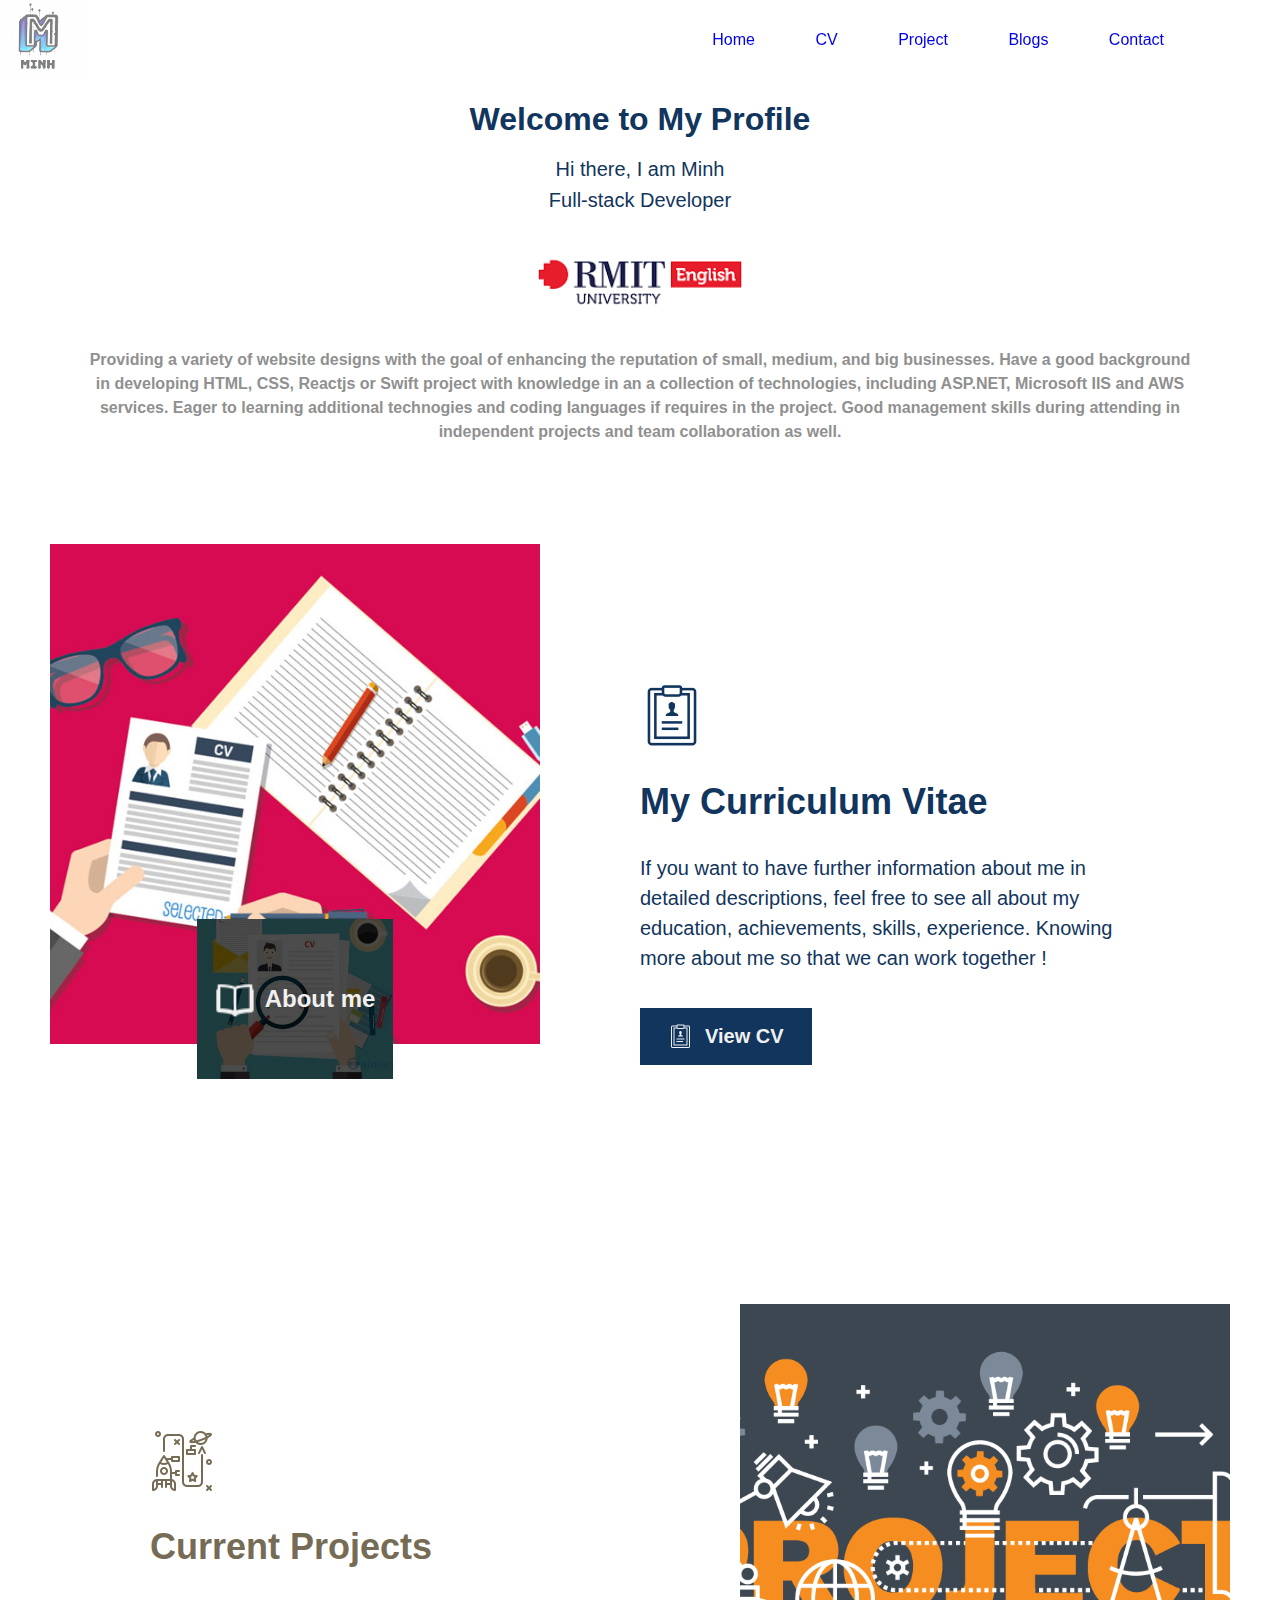
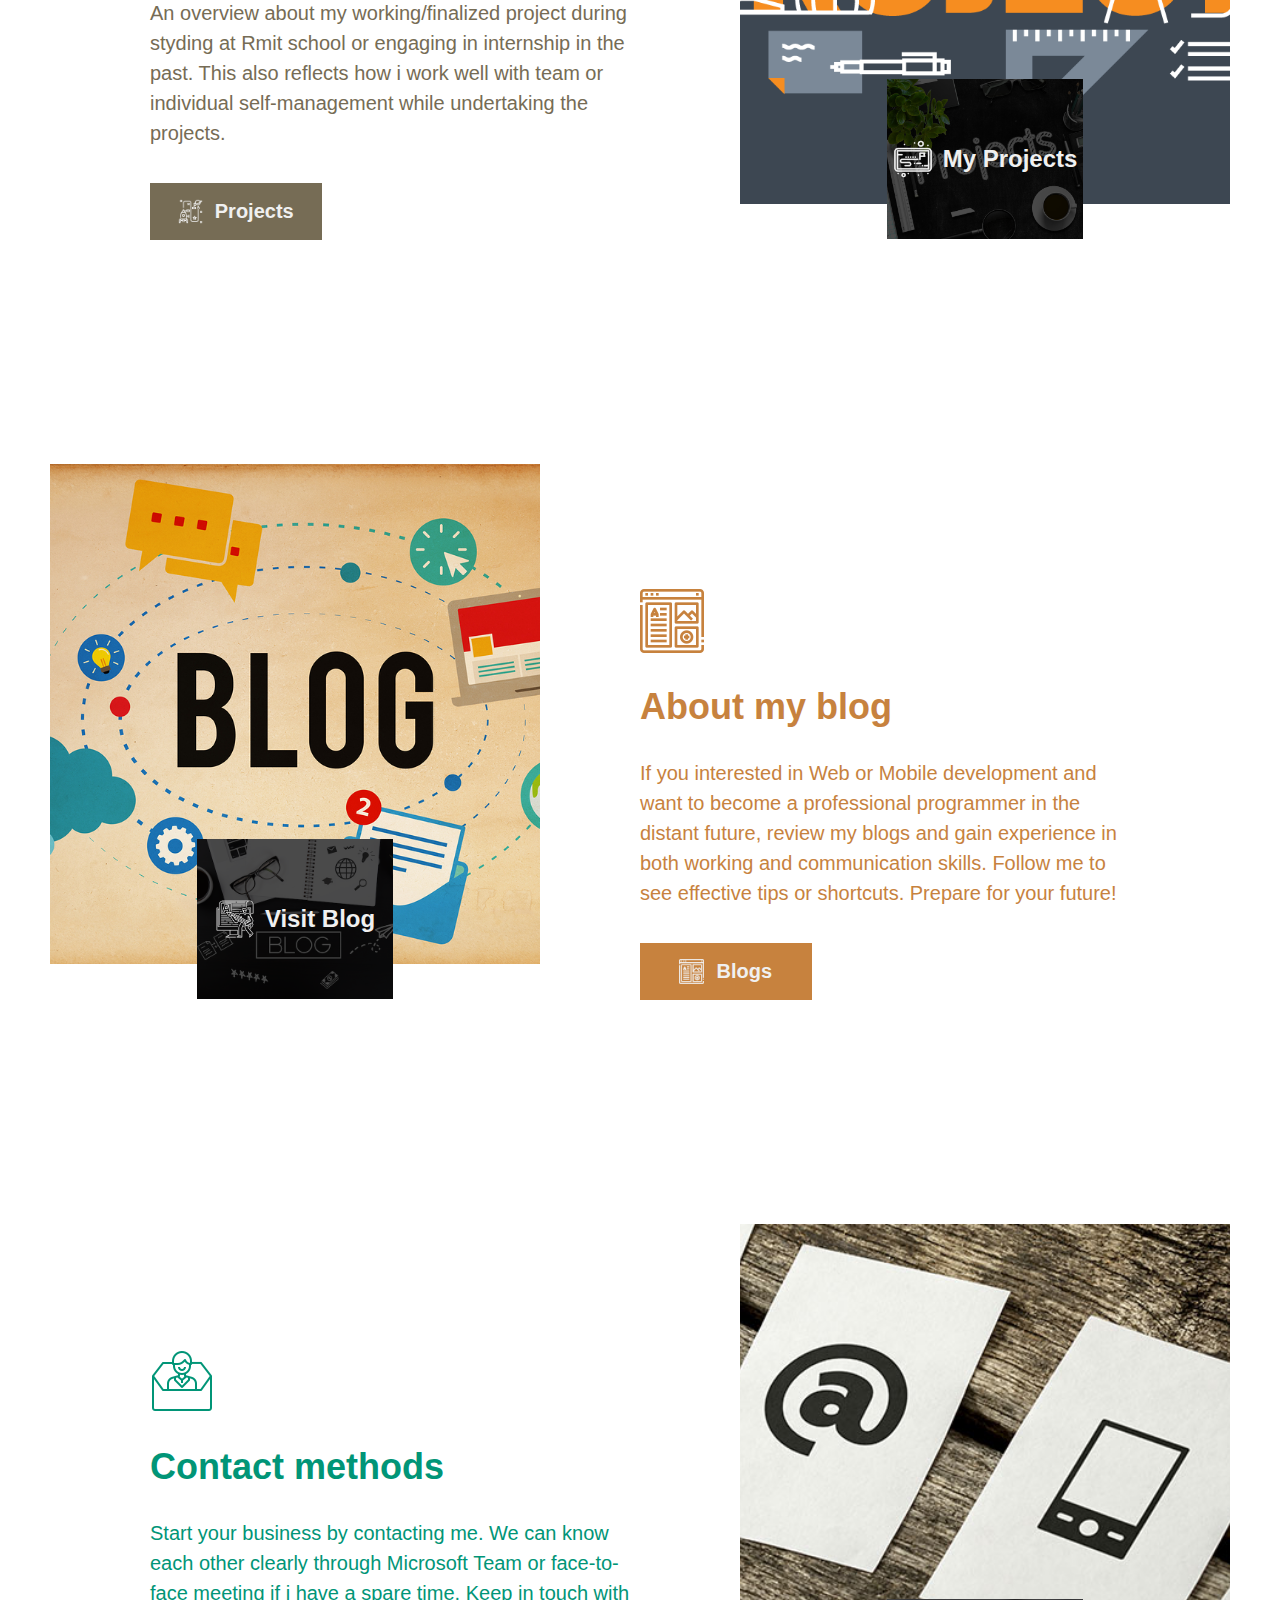
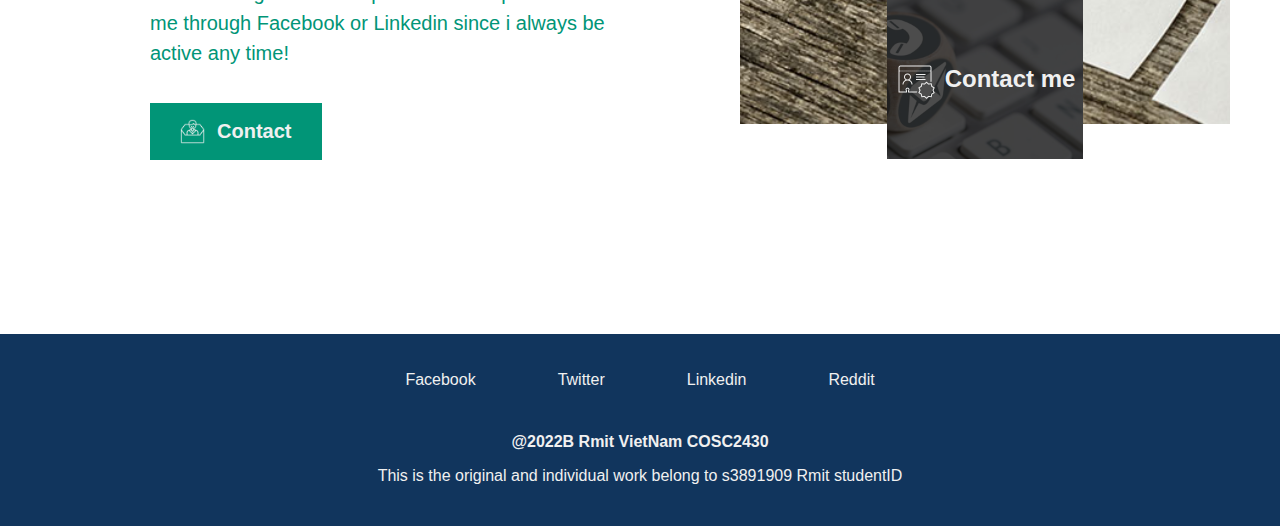
<file: index.html>
<!DOCTYPE html>
<html lang="en">

<head>
  <meta charset="UTF-8" />
  <meta http-equiv="X-UA-Compatible" content="IE=edge" />
  <meta name="viewport" content="width=device-width, initial-scale=1.0" />
  <link rel="stylesheet" href="/globalCSS/main.css" />
  <link rel="stylesheet" href="/globalCSS/header.css">
  <link rel="stylesheet" href="/globalCSS/footer.css">
  <title>Document</title>
</head>

<body>
  <header>
    <div class="logo-container">
      <img src="/src/logo.png" alt="Author name image with logo">
    </div>
    <div class="navigation-bar">
      <nav>
        <a href="/main.html">Home</a>
        <a href="/components/cv/cv.html">CV</a>
        <a href="/components/project/project.html">Project</a>
        <a href="/components/blog/blog.html">Blogs</a>
        <a href="/components/contact/contact.html">Contact</a>
      </nav>
    </div>
  </header>
  <main>
    <section class="section">
      <div class="container-center-col">
        <div class="introduction">
          <h1>Welcome to My Profile</h1>
          <p>Hi there, I am Minh </p>
          <p>Full-stack Developer</p>
        </div>
        <div class="img-container">
          <img src="/src/rmit.png" alt="Rmit logo">
        </div>
        <div class="content">
          <p>Providing a variety of website designs with the goal of enhancing the reputation of small, medium, and big
            businesses. Have a good background in developing HTML, CSS, Reactjs or Swift project with knowledge in an a
            collection of technologies, including ASP.NET, Microsoft IIS and AWS services. Eager to learning additional
            technogies and coding languages if requires in the project. Good management skills during attending in
            independent projects and team collaboration as well.</p>
        </div>
      </div>
    </section>
    <section class="section">
      <div class="container-center-row">
        <div class="left-section">
          <div class="left-section-background">
            <img src="/src/cv.jpg" alt="CV background">
          </div>
          <div class="left-section-content">
            <a href="/components/cv/cv.html">
              <div class="img-text">
                <img class="img-text-background" src="/src/cv-float.jpg" alt="CV float animated background">
                <div class="text-with-icon">
                  <img
                    src="[data-uri]">
                  <span>About me</span>
                </div>
              </div>
            </a>
          </div>
        </div>
        <div class="right-section">
          <div class="right-section-title">
            <img
              src="[data-uri]">
          </div>
          <div class="right-section-content">
            <h2>My Curriculum Vitae</h2>
            <p>If you want to have further information about me in detailed descriptions, feel free to see all about my
              education, achievements, skills, experience. Knowing more about me so that we can work together !</p>
          </div>
          <div class="right-section-button">
            <a href="/components/cv/cv.html">
              <button>
                <div class="right-section-icon">
                  <img
                    src="[data-uri]">
                </div>
                <span> View CV</span>
              </button>
            </a>
          </div>
        </div>
      </div>
    </section>
    <section class="section">
      <div class="container-center-row">
        <div class="right-section">
          <div class=" right-section-title">
            <img
              src="[data-uri]">
          </div>
          <div class="right-section-content" style="color: #766c55;">
            <h2>Current Projects</h2>
            <p>An overview about my working/finalized project during styding at Rmit school or engaging in internship in
              the past. This also reflects how i work well with team or individual self-management while undertaking the
              projects.</p>
          </div>
          <div class="right-section-button">
            <button style="background-color: #766c55;">
              <div class="right-section-icon">
                <img
                  src="[data-uri]">
              </div>
              <span>Projects</span>
            </button>
          </div>
        </div>
        <div class="left-section">
          <div class="left-section-background">
            <img src="/src/project.jfif" alt="CV background">
          </div>
          <div class="left-section-content">
            <div class="img-text">
              <img class="img-text-background" src="/src/project-float.jpg" alt="CV float animated background">
              <div class="text-with-icon">
                <img
                  src="[data-uri]">
                <span>My Projects</span>
              </div>
            </div>
          </div>
        </div>
      </div>
    </section>
    <section class="section">
      <div class="container-center-row">
        <div class="left-section">
          <div class="left-section-background">
            <img src="/src/blog.jpg" alt="CV background">
          </div>
          <div class="left-section-content">
            <div class="img-text">
              <img class="img-text-background" src="/src/blog-float.jpg" alt="CV float animated background">
              <div class="text-with-icon">
                <img
                  src="[data-uri]">
                <span>Visit Blog</span>
              </div>
            </div>
          </div>
        </div>
        <div class="right-section">
          <div class="right-section-title">
            <img
              src="[data-uri]">
          </div>
          <div class="right-section-content" style="color: #c7823e;">
            <h2>About my blog</h2>
            <p>If you interested in Web or Mobile development and want to become a professional programmer in the
              distant future, review my blogs and gain experience in both working and communication skills. Follow me to
              see effective tips or shortcuts. Prepare for
              your future!</p>
          </div>
          <div class="right-section-button">
            <button style="background-color: #c7823e;">
              <div class="right-section-icon">
                <img
                  src="[data-uri]">
              </div>
              <span>Blogs</span>
            </button>
          </div>
        </div>
      </div>
    </section>
    <section class="section">
      <div class="container-center-row">
        <div class="right-section">
          <div class=" right-section-title">
            <img
              src="[data-uri]">
          </div>
          <div class="right-section-content" style="color: #019577">
            <h2>Contact methods</h2>
            <p>Start your business by contacting me. We can know each other clearly through Microsoft Team or
              face-to-face meeting if i have a spare time. Keep in touch with me through Facebook or Linkedin since i
              always be active any time!</p>
          </div>
          <div class="right-section-button">
            <button style="background-color: #019577;">
              <div class="right-section-icon">
                <img
                  src="[data-uri]">
              </div>
              <span> Contact</span>
            </button>
          </div>
        </div>
        <div class="left-section">
          <div class="left-section-background">
            <img src="/src/contact.jpg" alt="CV background">
          </div>
          <div class="left-section-content">
            <div class="img-text">
              <img class="img-text-background" src="/src/contact-float.jpg" alt="CV float animated background">
              <div class="text-with-icon">
                <img
                  src="[data-uri]">
                <span>Contact me</span>
              </div>
            </div>
          </div>
        </div>
      </div>
    </section>
  </main>
  <footer>
    <section class="footer-section">
      <div class="social-media-link">
        <nav>
          <a href="https://www.facebook.com/profile.php?id=100007463688144">Facebook</a>
          <a href="https://twitter.com/Minh91464685">Twitter</a>
          <a href="https://www.linkedin.com/in/kisari-seikaku-ab573a225/">Linkedin</a>
          <a href="https://www.reddit.com/user/Kisari5452">Reddit</a>
        </nav>
      </div>
      <p>@2022B Rmit VietNam COSC2430</p>
      <p>This is the original and individual work belong to s3891909 Rmit studentID</p>
    </section>
  </footer>
</body>

</html>
</file>
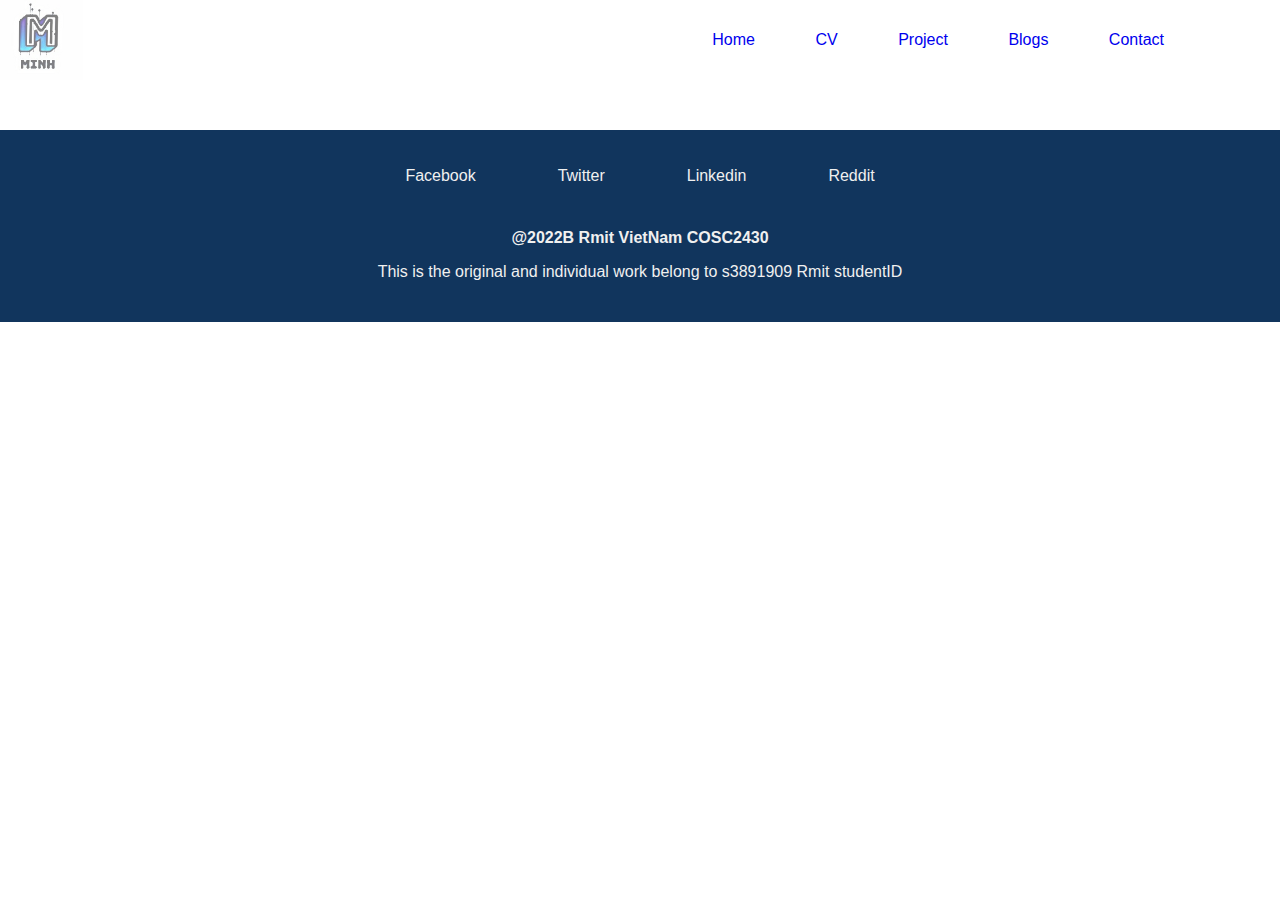
<file: components/blog/blog.html>
<!DOCTYPE html>
<html lang="en">

<head>
    <meta charset="UTF-8">
    <meta http-equiv="X-UA-Compatible" content="IE=edge">
    <meta name="viewport" content="width=device-width, initial-scale=1.0">
    <title>Document</title>
    <link rel="stylesheet" href="/components/blog/blog.css">
    <link rel="stylesheet" href="/globalCSS/footer.css">
    <link rel="stylesheet" href="/globalCSS/header.css">
</head>

<body>
    <header>
        <div class="logo-container">
            <img src="/src/logo.png" alt="Author name image with logo">
        </div>
        <div class="navigation-bar">
            <nav>
                <a href="/main.html">Home</a>
                <a href="/components/cv/cv.html">CV</a>
                <a href="/components/project/project.html">Project</a>
                <a href="/components/blog/blog.html">Blogs</a>
                <a href="/components/contact/contact.html">Contact</a>
            </nav>
        </div>
    </header>
    <footer>
        <section class="footer-section">
            <div class="social-media-link">
                <nav>
                    <a href="https://www.facebook.com/profile.php?id=100007463688144">Facebook</a>
                    <a href="https://twitter.com/Minh91464685">Twitter</a>
                    <a href="https://www.linkedin.com/in/kisari-seikaku-ab573a225/">Linkedin</a>
                    <a href="https://www.reddit.com/user/Kisari5452">Reddit</a>
                </nav>
            </div>
            <p>@2022B Rmit VietNam COSC2430</p>
            <p>This is the original and individual work belong to s3891909 Rmit studentID</p>
        </section>
    </footer>
</body>

</html>
</file>
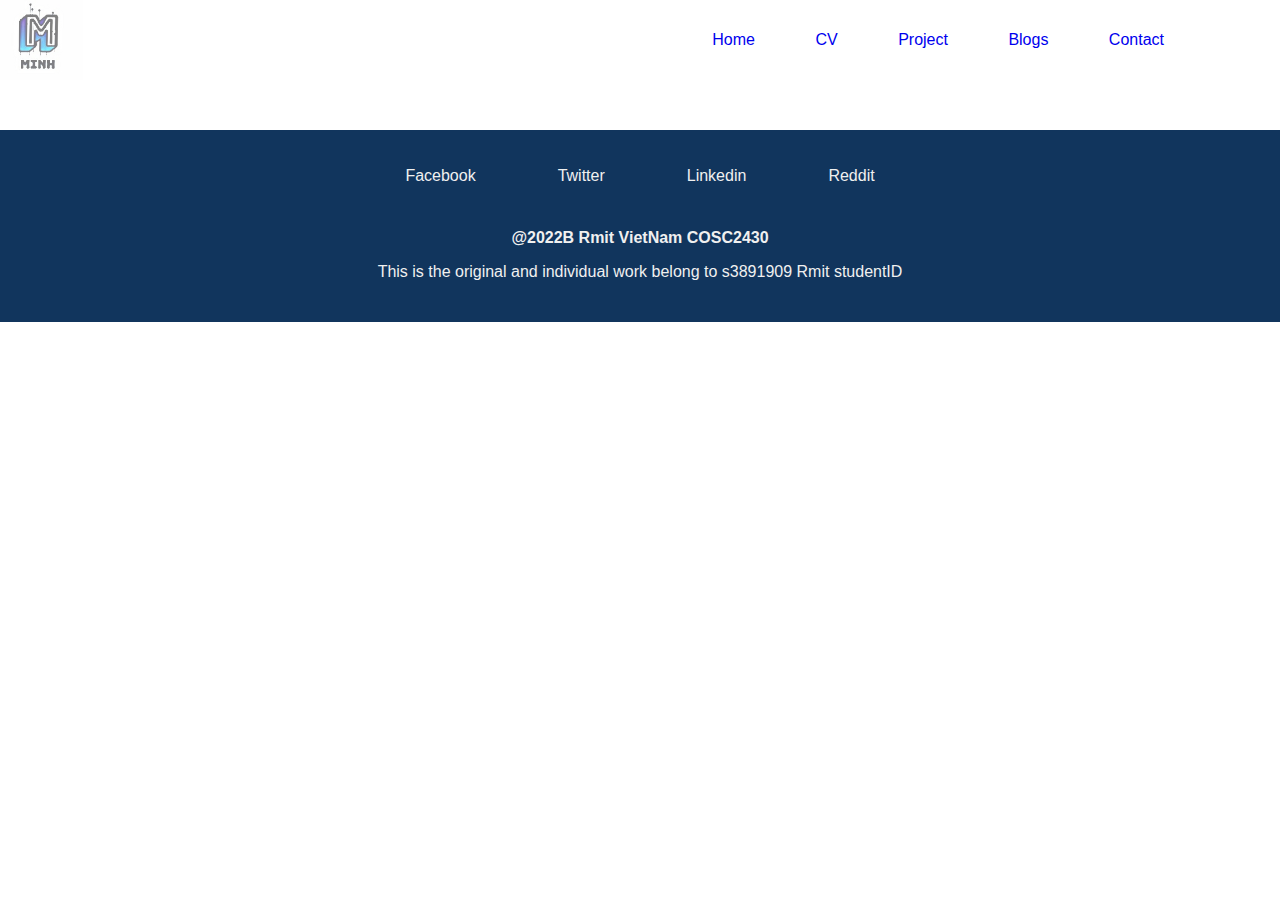
<file: components/contact/contact.html>
<!DOCTYPE html>
<html lang="en">

<head>
    <meta charset="UTF-8">
    <meta http-equiv="X-UA-Compatible" content="IE=edge">
    <meta name="viewport" content="width=device-width, initial-scale=1.0">
    <title>Document</title>
    <link rel="stylesheet" href="/components/contact/contact.css">
    <link rel="stylesheet" href="/globalCSS/footer.css">
    <link rel="stylesheet" href="/globalCSS/header.css">
</head>

<body>
    <header>
        <div class="logo-container">
            <img src="/src/logo.png" alt="Author name image with logo">
        </div>
        <div class="navigation-bar">
            <nav>
                <a href="/main.html">Home</a>
                <a href="/components/cv/cv.html">CV</a>
                <a href="/components/project/project.html">Project</a>
                <a href="/components/blog/blog.html">Blogs</a>
                <a href="/components/contact/contact.html">Contact</a>
            </nav>
        </div>
    </header>
    <footer>
        <section class="footer-section">
            <div class="social-media-link">
                <nav>
                    <a href="https://www.facebook.com/profile.php?id=100007463688144">Facebook</a>
                    <a href="https://twitter.com/Minh91464685">Twitter</a>
                    <a href="https://www.linkedin.com/in/kisari-seikaku-ab573a225/">Linkedin</a>
                    <a href="https://www.reddit.com/user/Kisari5452">Reddit</a>
                </nav>
            </div>
            <p>@2022B Rmit VietNam COSC2430</p>
            <p>This is the original and individual work belong to s3891909 Rmit studentID</p>
        </section>
    </footer>
</body>

</html>
</file>
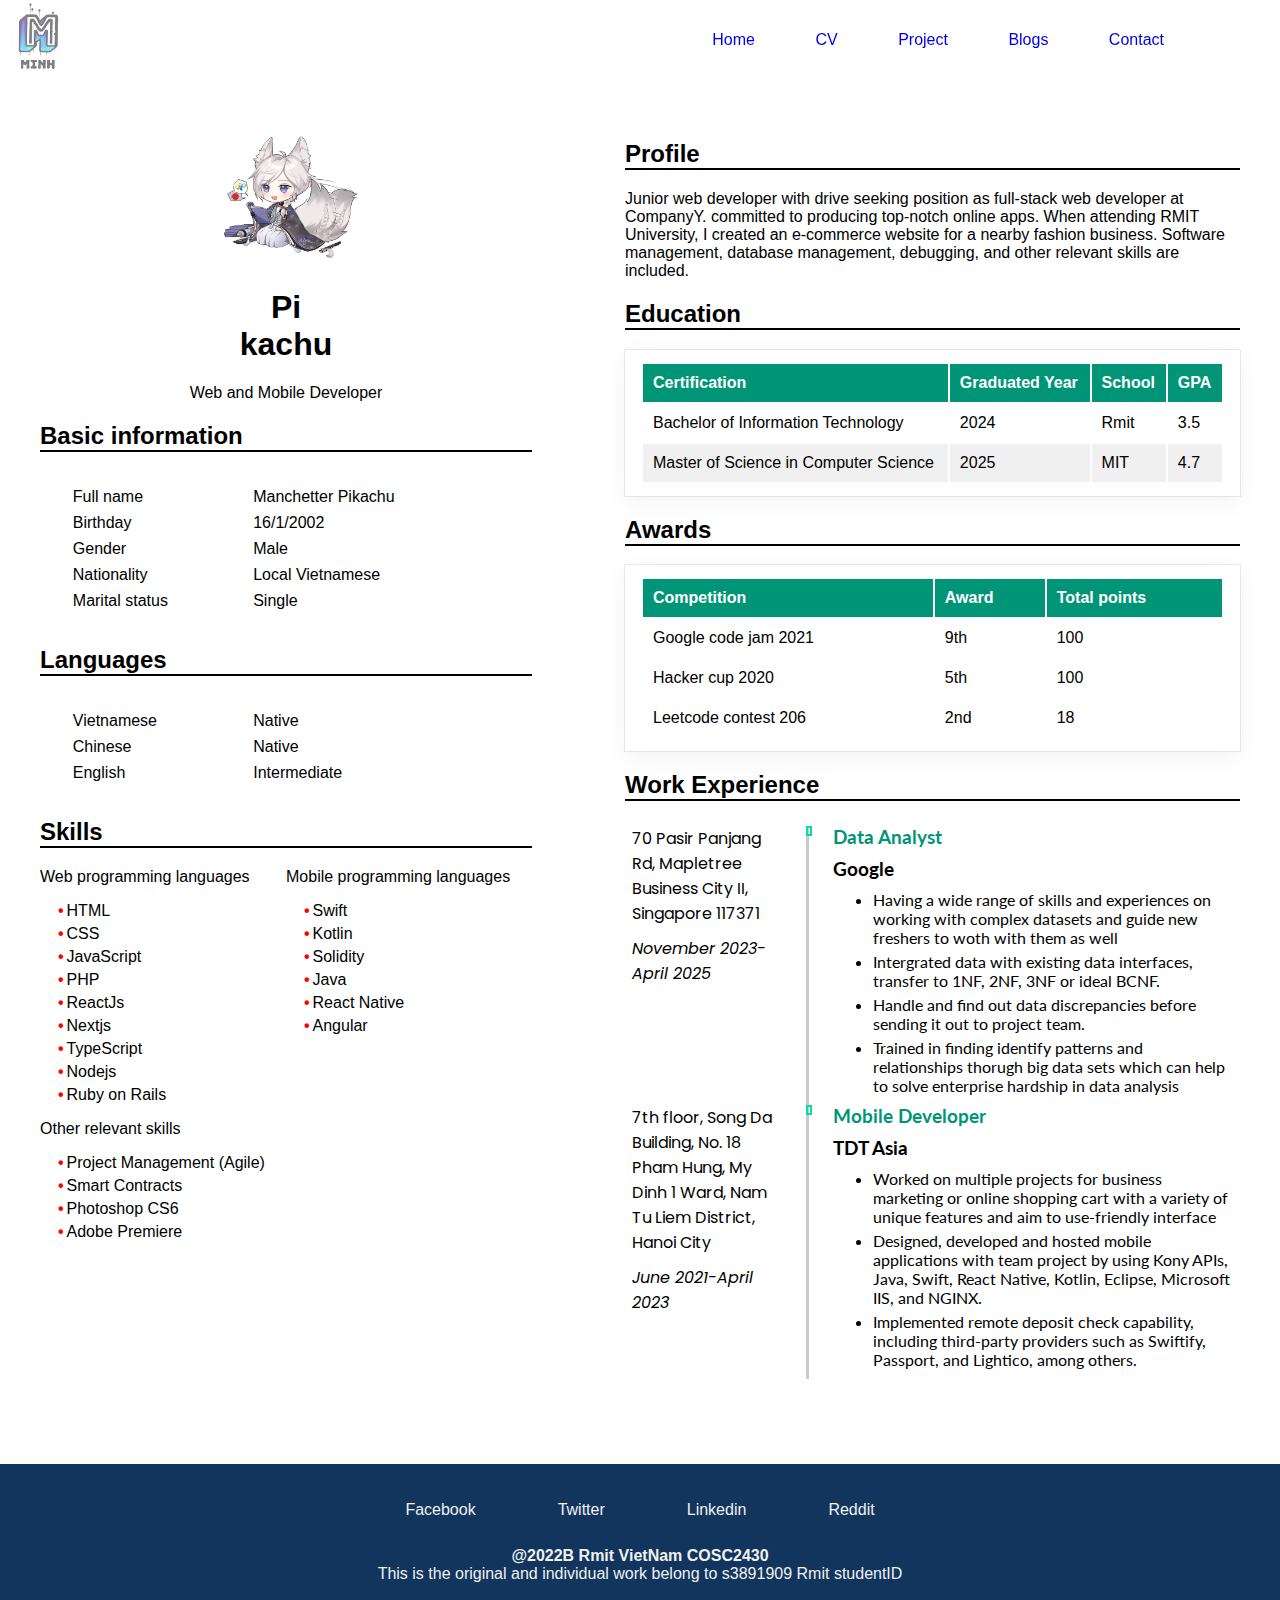
<file: components/cv/cv.html>
<!DOCTYPE html>
<html lang="en">

<head>
  <meta charset="UTF-8" />
  <meta http-equiv="X-UA-Compatible" content="IE=edge" />
  <meta name="viewport" content="width=device-width, initial-scale=1.0" />
  <link rel="stylesheet" href="cv.css">
  <link rel="stylesheet" href="/globalCSS/footer.css">
  <link rel="stylesheet" href="/globalCSS/header.css">
  <style>
    @import url('https://fonts.googleapis.com/css2?family=Lato&family=Poppins:wght@300&display=swap');
  </style>
  <title>Document</title>
</head>

<body>
  <header>
    <div class="logo-container">
      <img src="/src/logo.png" alt="Author name image with logo">
    </div>
    <div class="navigation-bar">
      <nav>
        <a href="/main.html">Home</a>
        <a href="/components/cv/cv.html">CV</a>
        <a href="/components/project/project.html">Project</a>
        <a href="/components/blog/blog.html">Blogs</a>
        <a href="/components/contact/contact.html">Contact</a>
      </nav>
    </div>
  </header>
  <main>
    <div class="container">
      <div class="left-side">
        <div class="overview">
          <img src="/src/avatar.jpg" alt="Avatar">
          <h1>Pi<br>kachu</h1>
          <p>Web and Mobile Developer</p>
        </div>
        <h2 class="text-title">Basic information</h2>
        <div class="information-content">
          <ul>
            <li>Full name</li>
            <li>Birthday</li>
            <li>Gender</li>
            <li>Nationality</li>
            <li>Marital status</li>
          </ul>
          <ul>
            <li>Manchetter Pikachu</li>
            <li>16/1/2002</li>
            <li>Male</li>
            <li>Local Vietnamese</li>
            <li>Single</li>
          </ul>
        </div>
        <h2 class="text-title">Languages</h2>
        <div class="information-content">
          <ul>
            <li>Vietnamese</li>
            <li>Chinese</li>
            <li>English</li>
          </ul>
          <ul>
            <li>Native</li>
            <li>Native</li>
            <li>Intermediate</li>
          </ul>
        </div>
        <h2 class="text-title">Skills</h2>
        <div class="skill-content">
          <div>
            <p>Web programming languages</p>
            <ul>
              <li>HTML</li>
              <li>CSS</li>
              <li>JavaScript</li>
              <li>PHP</li>
              <li>ReactJs</li>
              <li>Nextjs</li>
              <li>TypeScript</li>
              <li>Nodejs</li>
              <li>Ruby on Rails</li>
            </ul>
          </div>
          <div>
            <p>Mobile programming languages</p>
            <ul>
              <li>Swift</li>
              <li>Kotlin</li>
              <li>Solidity</li>
              <li>Java</li>
              <li>React Native</li>
              <li>Angular</li>
            </ul>
          </div>
          <div>
            <p>Other relevant skills</p>
            <ul>
              <li>Project Management (Agile)</li>
              <li>Smart Contracts</li>
              <li>Photoshop CS6</li>
              <li>Adobe Premiere</li>
            </ul>
          </div>
        </div>
      </div>
      <div class="right-side">
        <div class="profile">
          <h2 class="text-title">Profile</h2>
          <p>Junior web developer with drive seeking position as full-stack web developer at CompanyY. committed to
            producing
            top-notch online apps. When attending RMIT University, I created an e-commerce website for a nearby fashion
            business.
            Software management, database management, debugging, and other relevant skills are included.</p>
        </div>
        <div class="education">
          <h2 class="text-title">Education</h2>
          <table>
            <tr>
              <th>Certification</th>
              <th>Graduated Year</th>
              <th>School</th>
              <th>GPA</th>
            </tr>
            <tr>
              <td>Bachelor of Information Technology</td>
              <td>2024</td>
              <td>Rmit</td>
              <td>3.5</td>
            </tr>
            <tr>
              <td>Master of Science in Computer Science</td>
              <td>2025</td>
              <td>MIT</td>
              <td>4.7</td>
            </tr>
          </table>
        </div>
        <div class="award">
          <h2 class="text-title">Awards</h2>
          <table>
            <tr>
              <th>Competition</th>
              <th>Award</th>
              <th>Total points</th>
            </tr>
            <tr>
              <td>Google code jam 2021</td>
              <td>9th</td>
              <td>100</td>
            </tr>
            <tr>
              <td>Hacker cup 2020</td>
              <td>5th</td>
              <td>100</td>
            </tr>
            <tr>
              <td>Leetcode contest 206</td>
              <td>2nd</td>
              <td>18</td>
            </tr>
          </table>
        </div>
        <div class="work-experience">
          <h2 class="text-title">Work Experience</h2>
          <div class="experience">
            <div class="time">
              <p>70 Pasir Panjang Rd, Mapletree Business City II, Singapore 117371</p>
              <p>November 2023-April 2025</p>
            </div>
            <div class="details">
              <h3>Data Analyst</h3>
              <h3>Google</h3>
              <ul>
                <li>
                  <p>Having a wide range of skills and experiences on working with complex datasets and guide new
                    freshers to woth with them as well</p>
                </li>
                <li>
                  <p>Intergrated data with existing data interfaces, transfer to 1NF, 2NF, 3NF or ideal BCNF.</p>
                </li>
                <li>
                  <p>Handle and find out data discrepancies before sending it out to project team.</p>
                </li>
                <li>
                  <p>Trained in finding identify patterns and relationships thorugh big data sets which can help to
                    solve enterprise hardship in data analysis</p>
                </li>
              </ul>
            </div>
          </div>
          <div class="experience">
            <div class="time">
              <p>7th floor, Song Da Building, No. 18 Pham Hung, My Dinh 1 Ward, Nam Tu Liem District, Hanoi City</p>
              <p>June 2021-April 2023</p>
            </div>
            <div class="details">
              <h3>Mobile Developer</h3>
              <h3>TDT Asia</h3>
              <ul>
                <li>
                  <p>Worked on multiple projects for business marketing or online shopping cart with a variety of unique
                    features and aim to use-friendly interface</p>
                </li>
                <li>
                  <p>Designed, developed and hosted mobile applications with team project by using Kony APIs, Java,
                    Swift, React
                    Native, Kotlin, Eclipse,
                    Microsoft IIS, and NGINX.</p>
                </li>
                <li>
                  <p>Implemented remote deposit check capability, including third-party providers such as Swiftify,
                    Passport, and Lightico,
                    among others.</p>
                </li>
              </ul>
            </div>
          </div>
        </div>
      </div>
    </div>
    </div>
  </main>
  <footer>
    <section class="footer-section">
      <div class="social-media-link">
        <nav>
          <a href="https://www.facebook.com/profile.php?id=100007463688144">Facebook</a>
          <a href="https://twitter.com/Minh91464685">Twitter</a>
          <a href="https://www.linkedin.com/in/kisari-seikaku-ab573a225/">Linkedin</a>
          <a href="https://www.reddit.com/user/Kisari5452">Reddit</a>
        </nav>
      </div>
      <p>@2022B Rmit VietNam COSC2430</p>
      <p>This is the original and individual work belong to s3891909 Rmit studentID</p>
    </section>
  </footer>
</body>

</html>
</file>
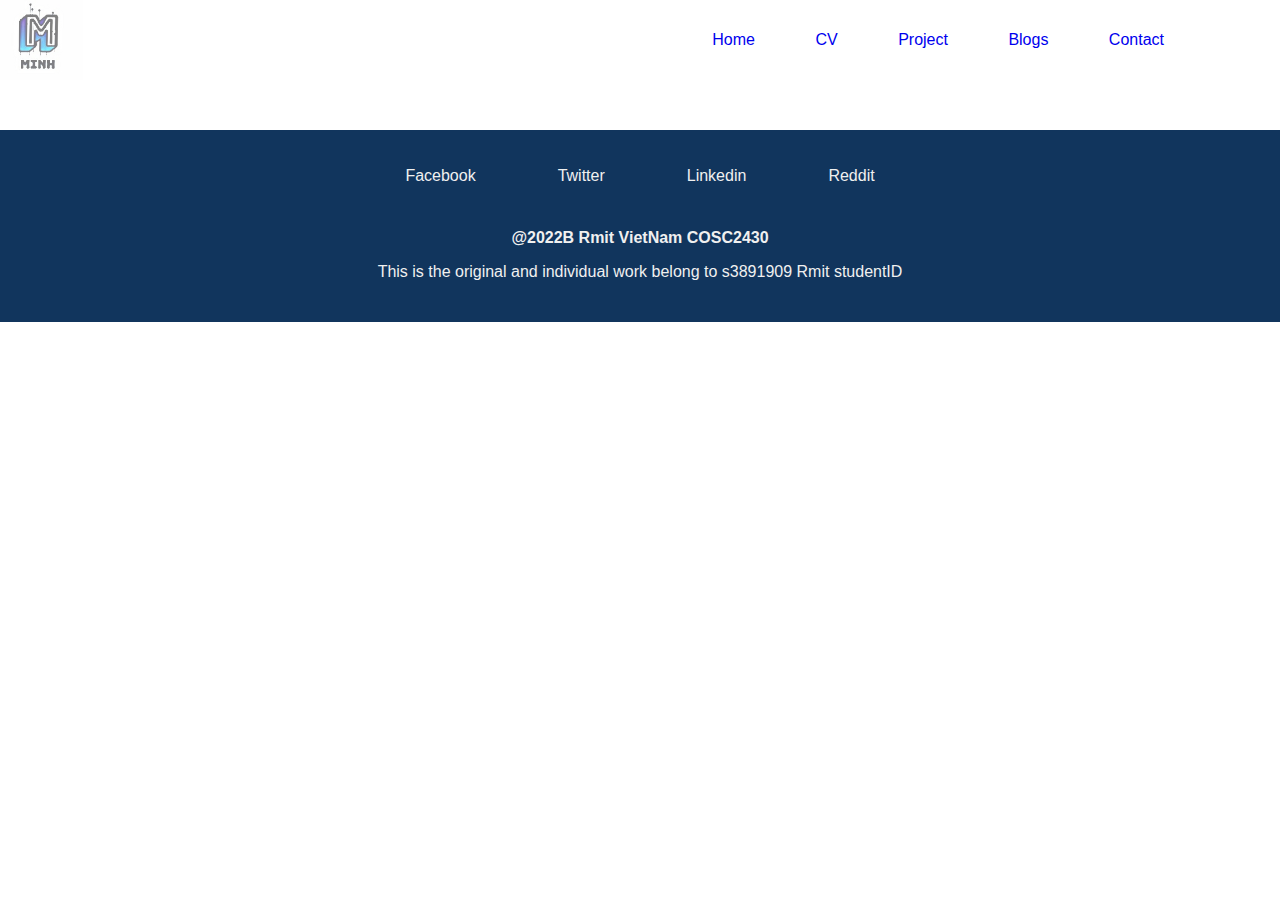
<file: components/project/project.html>
<!DOCTYPE html>
<html lang="en">

<head>
    <meta charset="UTF-8">
    <meta http-equiv="X-UA-Compatible" content="IE=edge">
    <meta name="viewport" content="width=device-width, initial-scale=1.0">
    <title>Document</title>
    <link rel="stylesheet" href="/components/project/project.css">
    <link rel="stylesheet" href="/globalCSS/footer.css">
    <link rel="stylesheet" href="/globalCSS/header.css">
</head>

<body>
    <header>
        <div class="logo-container">
            <img src="/src/logo.png" alt="Author name image with logo">
        </div>
        <div class="navigation-bar">
            <nav>
                <a href="/main.html">Home</a>
                <a href="/components/cv/cv.html">CV</a>
                <a href="/components/project/project.html">Project</a>
                <a href="/components/blog/blog.html">Blogs</a>
                <a href="/components/contact/contact.html">Contact</a>
            </nav>
        </div>
    </header>
    <footer>
        <section class="footer-section">
            <div class="social-media-link">
                <nav>
                    <a href="https://www.facebook.com/profile.php?id=100007463688144">Facebook</a>
                    <a href="https://twitter.com/Minh91464685">Twitter</a>
                    <a href="https://www.linkedin.com/in/kisari-seikaku-ab573a225/">Linkedin</a>
                    <a href="https://www.reddit.com/user/Kisari5452">Reddit</a>
                </nav>
            </div>
            <p>@2022B Rmit VietNam COSC2430</p>
            <p>This is the original and individual work belong to s3891909 Rmit studentID</p>
        </section>
    </footer>
</body>

</html>
</file>
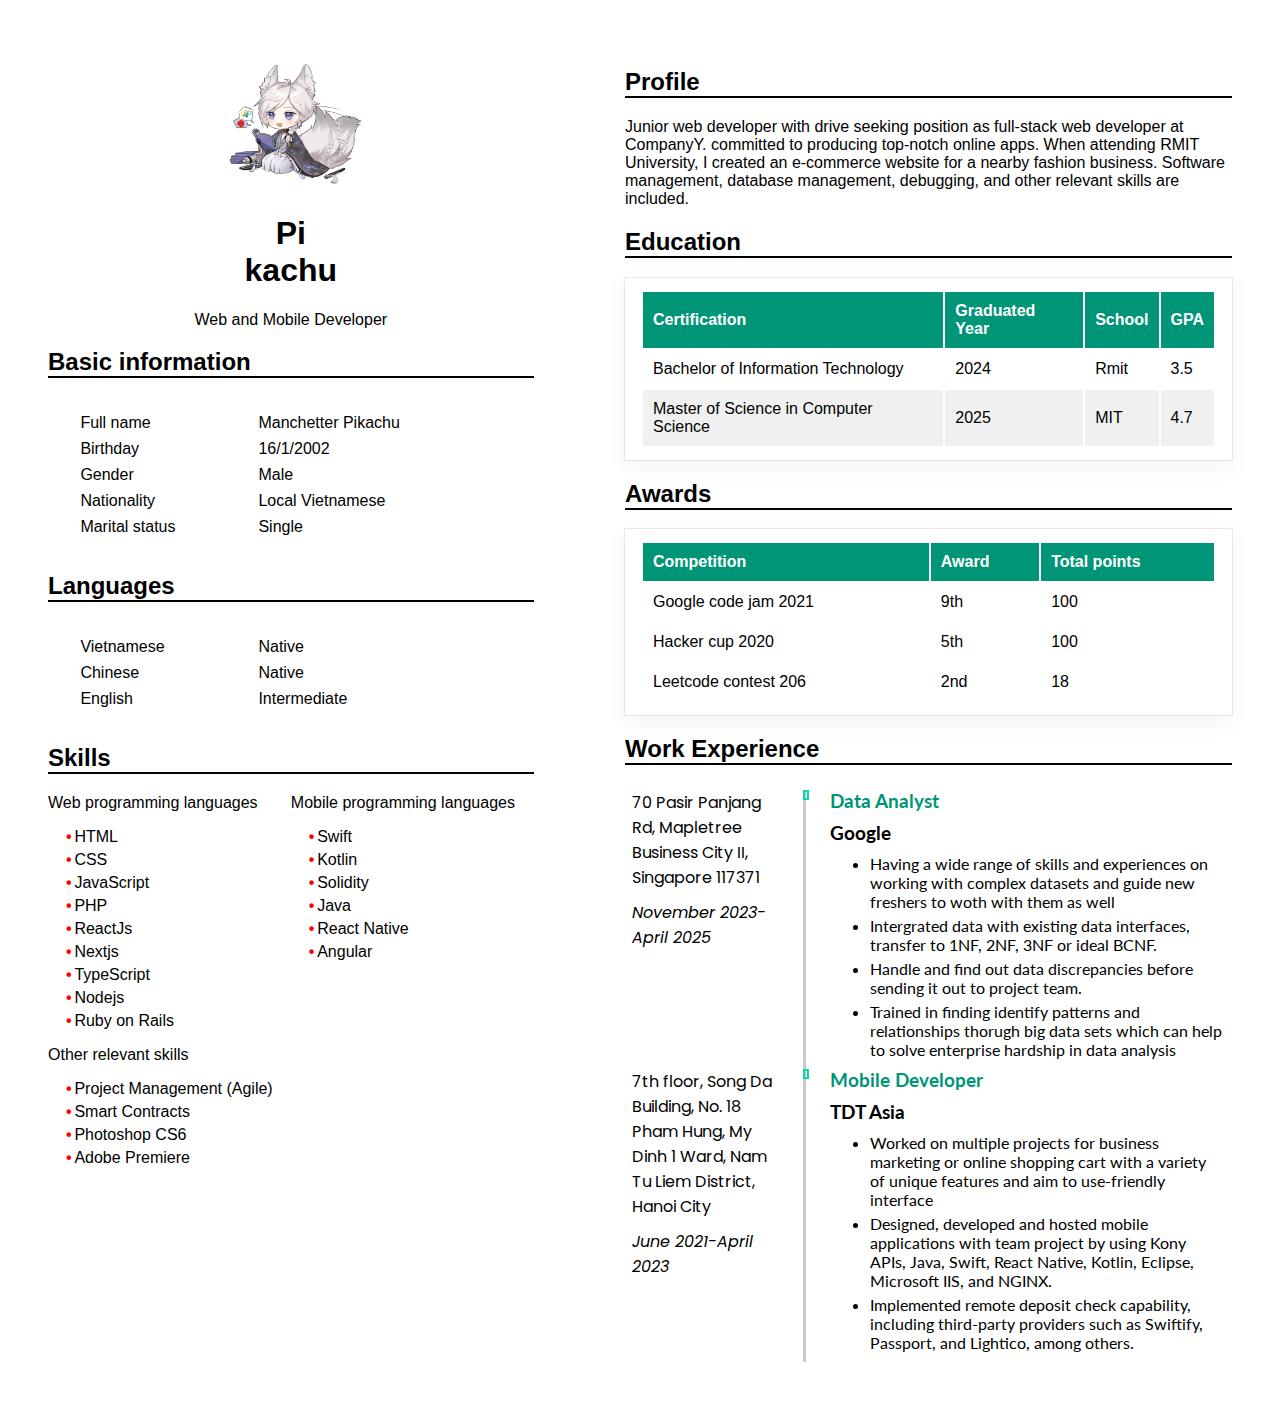
<file: Assignment 1 - Web Programming/components/cv/cv.html>
<!DOCTYPE html>
<html lang="en">

<head>
  <meta charset="UTF-8" />
  <meta http-equiv="X-UA-Compatible" content="IE=edge" />
  <meta name="viewport" content="width=device-width, initial-scale=1.0" />
  <link rel="stylesheet" href="cv.css">
  <style>
    @import url('https://fonts.googleapis.com/css2?family=Lato&family=Poppins:wght@300&display=swap');
  </style>
  <title>Document</title>
</head>

<body>
  <main>
    <div class="container">
      <div class="left-side">
        <div class="overview">
          <img src="/src/avatar.jpg" alt="Avatar">
          <h1>Pi<br>kachu</h1>
          <p>Web and Mobile Developer</p>
        </div>
        <h2 class="text-title">Basic information</h2>
        <div class="information-content">
          <ul>
            <li>Full name</li>
            <li>Birthday</li>
            <li>Gender</li>
            <li>Nationality</li>
            <li>Marital status</li>
          </ul>
          <ul>
            <li>Manchetter Pikachu</li>
            <li>16/1/2002</li>
            <li>Male</li>
            <li>Local Vietnamese</li>
            <li>Single</li>
          </ul>
        </div>
        <h2 class="text-title">Languages</h2>
        <div class="information-content">
          <ul>
            <li>Vietnamese</li>
            <li>Chinese</li>
            <li>English</li>
          </ul>
          <ul>
            <li>Native</li>
            <li>Native</li>
            <li>Intermediate</li>
          </ul>
        </div>
        <h2 class="text-title">Skills</h2>
        <div class="skill-content">
          <div>
            <p>Web programming languages</p>
            <ul>
              <li>HTML</li>
              <li>CSS</li>
              <li>JavaScript</li>
              <li>PHP</li>
              <li>ReactJs</li>
              <li>Nextjs</li>
              <li>TypeScript</li>
              <li>Nodejs</li>
              <li>Ruby on Rails</li>
            </ul>
          </div>
          <div>
            <p>Mobile programming languages</p>
            <ul>
              <li>Swift</li>
              <li>Kotlin</li>
              <li>Solidity</li>
              <li>Java</li>
              <li>React Native</li>
              <li>Angular</li>
            </ul>
          </div>
          <div>
            <p>Other relevant skills</p>
            <ul>
              <li>Project Management (Agile)</li>
              <li>Smart Contracts</li>
              <li>Photoshop CS6</li>
              <li>Adobe Premiere</li>
            </ul>
          </div>
        </div>
      </div>
      <div class="right-side">
        <div class="profile">
          <h2 class="text-title">Profile</h2>
          <p>Junior web developer with drive seeking position as full-stack web developer at CompanyY. committed to
            producing
            top-notch online apps. When attending RMIT University, I created an e-commerce website for a nearby fashion
            business.
            Software management, database management, debugging, and other relevant skills are included.</p>
        </div>
        <div class="education">
          <h2 class="text-title">Education</h2>
          <table>
            <tr>
              <th>Certification</th>
              <th>Graduated Year</th>
              <th>School</th>
              <th>GPA</th>
            </tr>
            <tr>
              <td>Bachelor of Information Technology</td>
              <td>2024</td>
              <td>Rmit</td>
              <td>3.5</td>
            </tr>
            <tr>
              <td>Master of Science in Computer Science</td>
              <td>2025</td>
              <td>MIT</td>
              <td>4.7</td>
            </tr>
          </table>
        </div>
        <div class="award">
          <h2 class="text-title">Awards</h2>
          <table>
            <tr>
              <th>Competition</th>
              <th>Award</th>
              <th>Total points</th>
            </tr>
            <tr>
              <td>Google code jam 2021</td>
              <td>9th</td>
              <td>100</td>
            </tr>
            <tr>
              <td>Hacker cup 2020</td>
              <td>5th</td>
              <td>100</td>
            </tr>
            <tr>
              <td>Leetcode contest 206</td>
              <td>2nd</td>
              <td>18</td>
            </tr>
          </table>
        </div>
        <div class="work-experience">
          <h2 class="text-title">Work Experience</h2>
          <div class="experience">
            <div class="time">
              <p>70 Pasir Panjang Rd, Mapletree Business City II, Singapore 117371</p>
              <p>November 2023-April 2025</p>
            </div>
            <div class="details">
              <h3>Data Analyst</h3>
              <h3>Google</h3>
              <ul>
                <li>
                  <p>Having a wide range of skills and experiences on working with complex datasets and guide new
                    freshers to woth with them as well</p>
                </li>
                <li>
                  <p>Intergrated data with existing data interfaces, transfer to 1NF, 2NF, 3NF or ideal BCNF.</p>
                </li>
                <li>
                  <p>Handle and find out data discrepancies before sending it out to project team.</p>
                </li>
                <li>
                  <p>Trained in finding identify patterns and relationships thorugh big data sets which can help to
                    solve enterprise hardship in data analysis</p>
                </li>
              </ul>
            </div>
          </div>
          <div class="experience">
            <div class="time">
              <p>7th floor, Song Da Building, No. 18 Pham Hung, My Dinh 1 Ward, Nam Tu Liem District, Hanoi City</p>
              <p>June 2021-April 2023</p>
            </div>
            <div class="details">
              <h3>Mobile Developer</h3>
              <h3>TDT Asia</h3>
              <ul>
                <li>
                  <p>Worked on multiple projects for business marketing or online shopping cart with a variety of unique
                    features and aim to use-friendly interface</p>
                </li>
                <li>
                  <p>Designed, developed and hosted mobile applications with team project by using Kony APIs, Java,
                    Swift, React
                    Native, Kotlin, Eclipse,
                    Microsoft IIS, and NGINX.</p>
                </li>
                <li>
                  <p>Implemented remote deposit check capability, including third-party providers such as Swiftify,
                    Passport, and Lightico,
                    among others.</p>
                </li>
              </ul>
            </div>
          </div>
        </div>
      </div>
    </div>
    </div>
  </main>
  </p>
</body>

</html>
</file>
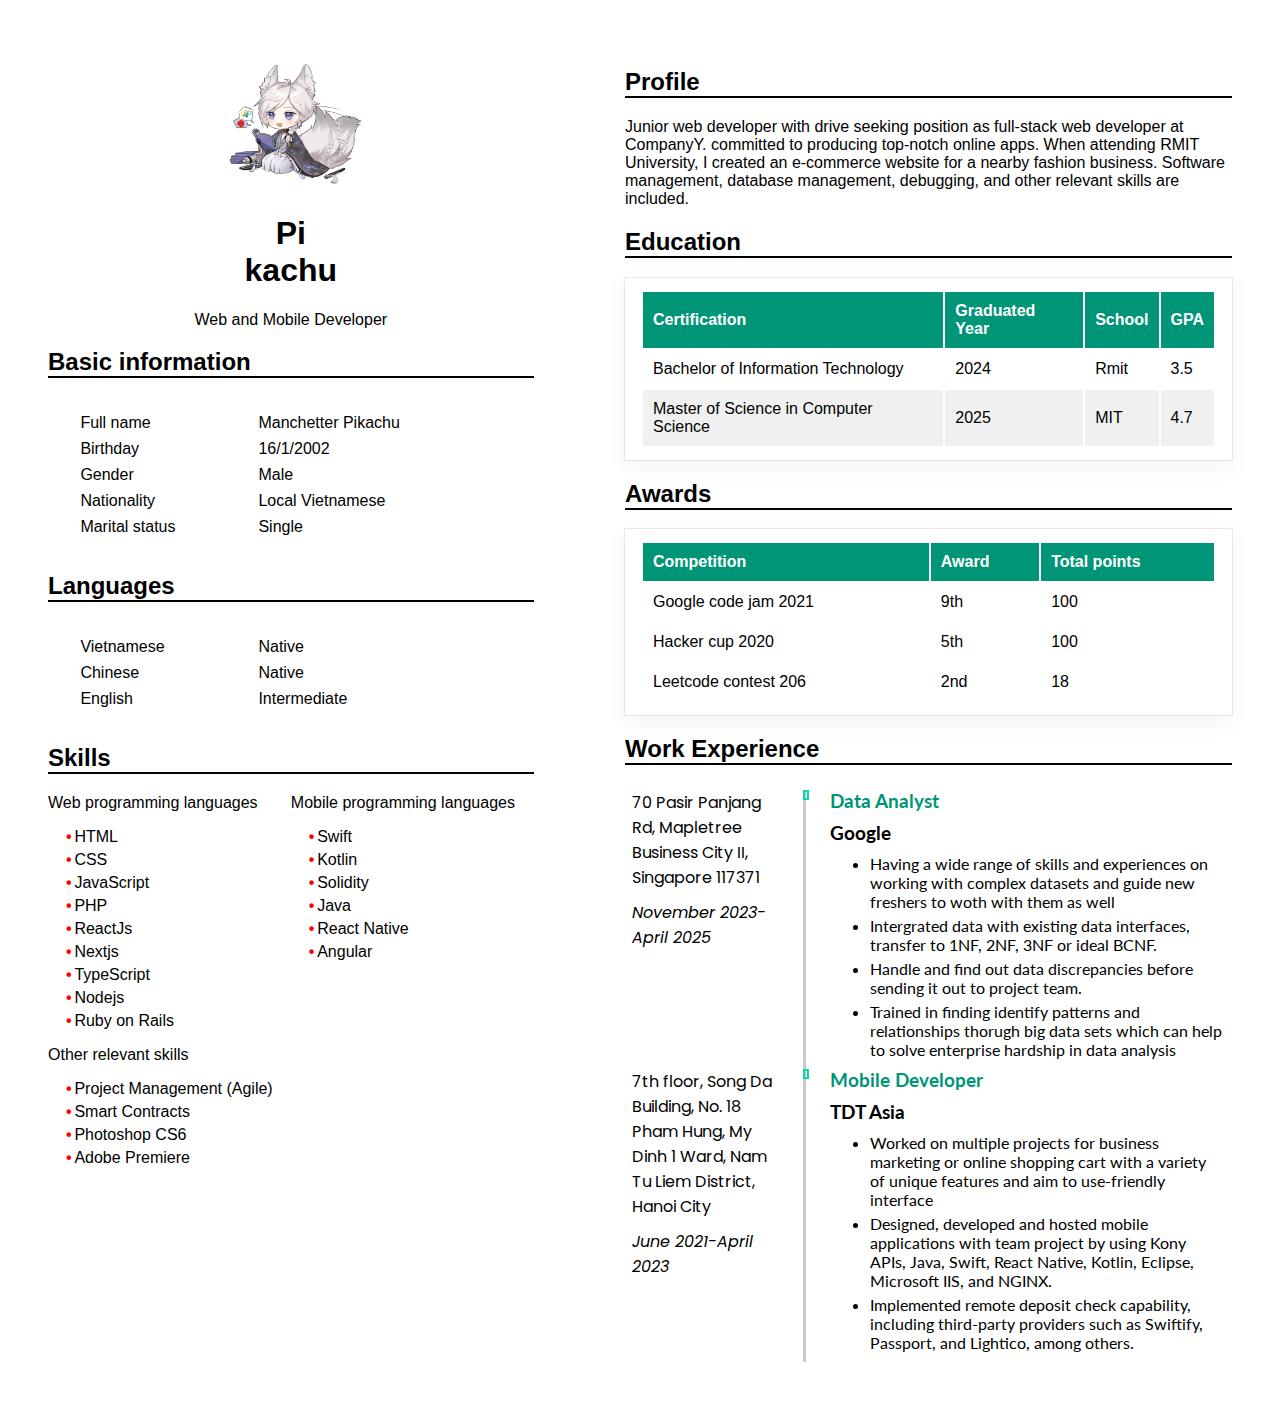
<file: Desktop/Assignment 1 - Web Programming/components/cv/cv.html>
<!DOCTYPE html>
<html lang="en">

<head>
  <meta charset="UTF-8" />
  <meta http-equiv="X-UA-Compatible" content="IE=edge" />
  <meta name="viewport" content="width=device-width, initial-scale=1.0" />
  <link rel="stylesheet" href="cv.css">
  <style>
    @import url('https://fonts.googleapis.com/css2?family=Lato&family=Poppins:wght@300&display=swap');
  </style>
  <title>Document</title>
</head>

<body>
  <main>
    <div class="container">
      <div class="left-side">
        <div class="overview">
          <img src="/src/avatar.jpg" alt="Avatar">
          <h1>Pi<br>kachu</h1>
          <p>Web and Mobile Developer</p>
        </div>
        <h2 class="text-title">Basic information</h2>
        <div class="information-content">
          <ul>
            <li>Full name</li>
            <li>Birthday</li>
            <li>Gender</li>
            <li>Nationality</li>
            <li>Marital status</li>
          </ul>
          <ul>
            <li>Manchetter Pikachu</li>
            <li>16/1/2002</li>
            <li>Male</li>
            <li>Local Vietnamese</li>
            <li>Single</li>
          </ul>
        </div>
        <h2 class="text-title">Languages</h2>
        <div class="information-content">
          <ul>
            <li>Vietnamese</li>
            <li>Chinese</li>
            <li>English</li>
          </ul>
          <ul>
            <li>Native</li>
            <li>Native</li>
            <li>Intermediate</li>
          </ul>
        </div>
        <h2 class="text-title">Skills</h2>
        <div class="skill-content">
          <div>
            <p>Web programming languages</p>
            <ul>
              <li>HTML</li>
              <li>CSS</li>
              <li>JavaScript</li>
              <li>PHP</li>
              <li>ReactJs</li>
              <li>Nextjs</li>
              <li>TypeScript</li>
              <li>Nodejs</li>
              <li>Ruby on Rails</li>
            </ul>
          </div>
          <div>
            <p>Mobile programming languages</p>
            <ul>
              <li>Swift</li>
              <li>Kotlin</li>
              <li>Solidity</li>
              <li>Java</li>
              <li>React Native</li>
              <li>Angular</li>
            </ul>
          </div>
          <div>
            <p>Other relevant skills</p>
            <ul>
              <li>Project Management (Agile)</li>
              <li>Smart Contracts</li>
              <li>Photoshop CS6</li>
              <li>Adobe Premiere</li>
            </ul>
          </div>
        </div>
      </div>
      <div class="right-side">
        <div class="profile">
          <h2 class="text-title">Profile</h2>
          <p>Junior web developer with drive seeking position as full-stack web developer at CompanyY. committed to
            producing
            top-notch online apps. When attending RMIT University, I created an e-commerce website for a nearby fashion
            business.
            Software management, database management, debugging, and other relevant skills are included.</p>
        </div>
        <div class="education">
          <h2 class="text-title">Education</h2>
          <table>
            <tr>
              <th>Certification</th>
              <th>Graduated Year</th>
              <th>School</th>
              <th>GPA</th>
            </tr>
            <tr>
              <td>Bachelor of Information Technology</td>
              <td>2024</td>
              <td>Rmit</td>
              <td>3.5</td>
            </tr>
            <tr>
              <td>Master of Science in Computer Science</td>
              <td>2025</td>
              <td>MIT</td>
              <td>4.7</td>
            </tr>
          </table>
        </div>
        <div class="award">
          <h2 class="text-title">Awards</h2>
          <table>
            <tr>
              <th>Competition</th>
              <th>Award</th>
              <th>Total points</th>
            </tr>
            <tr>
              <td>Google code jam 2021</td>
              <td>9th</td>
              <td>100</td>
            </tr>
            <tr>
              <td>Hacker cup 2020</td>
              <td>5th</td>
              <td>100</td>
            </tr>
            <tr>
              <td>Leetcode contest 206</td>
              <td>2nd</td>
              <td>18</td>
            </tr>
          </table>
        </div>
        <div class="work-experience">
          <h2 class="text-title">Work Experience</h2>
          <div class="experience">
            <div class="time">
              <p>70 Pasir Panjang Rd, Mapletree Business City II, Singapore 117371</p>
              <p>November 2023-April 2025</p>
            </div>
            <div class="details">
              <h3>Data Analyst</h3>
              <h3>Google</h3>
              <ul>
                <li>
                  <p>Having a wide range of skills and experiences on working with complex datasets and guide new
                    freshers to woth with them as well</p>
                </li>
                <li>
                  <p>Intergrated data with existing data interfaces, transfer to 1NF, 2NF, 3NF or ideal BCNF.</p>
                </li>
                <li>
                  <p>Handle and find out data discrepancies before sending it out to project team.</p>
                </li>
                <li>
                  <p>Trained in finding identify patterns and relationships thorugh big data sets which can help to
                    solve enterprise hardship in data analysis</p>
                </li>
              </ul>
            </div>
          </div>
          <div class="experience">
            <div class="time">
              <p>7th floor, Song Da Building, No. 18 Pham Hung, My Dinh 1 Ward, Nam Tu Liem District, Hanoi City</p>
              <p>June 2021-April 2023</p>
            </div>
            <div class="details">
              <h3>Mobile Developer</h3>
              <h3>TDT Asia</h3>
              <ul>
                <li>
                  <p>Worked on multiple projects for business marketing or online shopping cart with a variety of unique
                    features and aim to use-friendly interface</p>
                </li>
                <li>
                  <p>Designed, developed and hosted mobile applications with team project by using Kony APIs, Java,
                    Swift, React
                    Native, Kotlin, Eclipse,
                    Microsoft IIS, and NGINX.</p>
                </li>
                <li>
                  <p>Implemented remote deposit check capability, including third-party providers such as Swiftify,
                    Passport, and Lightico,
                    among others.</p>
                </li>
              </ul>
            </div>
          </div>
        </div>
      </div>
    </div>
    </div>
  </main>
  </p>
</body>

</html>
</file>
<file: globalCSS/main.css>
body{
    color: #11355d;
    font-family: sans-serif;
    user-select: none;
    margin: 0;
}
main{
    margin: 0 50px 50px 50px;
}
body a{
    text-decoration: none;
}
.section:not(:first-child){
    margin-top: 100px;
}
.container-center-col{
    width: 100%;
    display: flex;
    justify-content: center;
    align-items: center;
    flex-direction: column;
}
.container-center-row {
    width: 100%;
    display: flex;
    justify-content: center;
    align-items: center;
    flex-direction: row;
}
/*welcome style*/
.introduction{
    width: 100%;
    text-align: center;
}
.introduction h1{
    margin-bottom: 0;
}
.introduction p{
    font-size: 20px;
}
.introduction p:nth-child(2){
    margin-bottom: 8px;
}
.introduction p:nth-child(3){
    margin-top: 0;
}
.img-container{
    display: flex;
    justify-content: center;
    align-items: center;
    overflow: hidden;
    width: 100%;
}
.img-container img{
    object-fit: cover;
    min-width: 20%;
    max-width: 400px;
    height: 100px;
}
.content{
    margin-top: 16px;
    display: flex;
    justify-content: center;
    align-items: center;
    font-size: 16px;
    line-height: 1.5;
    color: #909090;
    font-weight: bold;
}
.content p{
    margin: 0 36px 0 36px;
    text-align: center;
}
/* section block scope */
/* left section */
.left-section{
    position: relative;
    width: 50%;
    height: auto;
    display: flex;
    justify-items: flex-end;
    flex-direction: column;
    cursor: pointer;
}
.left-section-background{
    overflow: hidden;
    width: 100%;
    height: 500px;
}
.left-section-background img:first-child{
    object-fit: cover;
    width: 100%;
    height: 100%;
}
.left-section-content{
    position: relative;
    bottom: 125px;
    width: 100%;
}
.img-text{
    position: relative;
    display: flex;
    justify-content: center;
    align-items: center;
    height: 160px;
    min-height: 40px;
    width: 40%;
    left: 30%;
}
.img-text-background{
    width: 100%;
    height: 100%;
    object-fit: cover;
    filter: brightness(30%);
    transition: all 0.5s ease-in-out;
}
.text-with-icon{
    position: absolute;
    display: flex;
    flex-direction: row;
    justify-content: center;
    align-items: center;
}
.text-with-icon span{
    font-size: 24px;
    font-weight: bold;
    color: #f0f0f0;
    user-select: none;
    text-align: center;
}
.text-with-icon img{
    width: 40px;
    height: 40px;
    margin-right: 10px;
}
.img-text:hover > .img-text-background{
    filter: brightness(70%);
}
/* right section  */
.right-section{
    margin-left: 100px;
    margin-right: 100px;
    width: 50%;
}
.right-section-title{
    width: 100%;
}
.right-section-title img{
    width: 64px;
    height: 64px;
}
.right-section-content h2{
    font-size: 36px;
    font-weight: bold;
}
.right-section-content p{
    font-size: 20px;
    line-height: 1.5;
    font-weight: light;
    margin-bottom: 35px;
}
.right-section-button button{
    width: 35%;
    min-width: 150px;
    display: flex;
    justify-content: center;
    align-items: center;
    padding: 16px 12px;
    background-color: #11355d;
    color: #f0f0f0;
    cursor: pointer;
    border: none;
    transition: all 0.3s ease-in-out;
}
.right-section-button button:hover{
    transform: translateY(-15px);
}
.right-section-button button span{
    height: 100%;
    font-weight: bold;
    font-size: 20px;
}
.right-section-icon{
    width: 25px;
    height: 25px;
    margin-right: 12px;
}
.right-section-icon img{
    object-fit: cover;
    width: 100%;
    height: 100%;
}
/* position when the demension changes */
@media  (max-width:1200px){
    .img-text span {
        font-size: calc(12px + 6 * ((100vw - 320px) / 680));
    }
    .img-text{
        height: 120px;
        width: 60%;
        left:20%;
    }
    .left-section-background{
        height: 300px;
    }
    .right-section-title img{
        width: 48px;
        height: 48px;
    }
    .right-section-content h2 {
        font-size: 28px;
    }

    .right-section-content p {
        font-size: 16px;
    }
    .left-section-content {
        bottom: 75px;    
    }
}
@media (max-width:1000px) {
    .left-section{
        width: 60%;
    }
    .right-section{
        width: 40%;
    }
    .right-section:nth-child(2n) {
        margin-right: 0;
        margin-left: 50px;
    }

    .right-section:nth-child(2n+1) {
        margin-left: 0;
        margin-right: 50px;
    }
    .img-text{
        height: 80px;
    }
    .content p{
        margin: 0;
    }
    .left-section-content {
        bottom: 50px;
    }

}
@media (max-width:800px){
    .container-center-row{
        flex-direction: column;
    }
    .left-section{
        width: 100%;
    }
    .right-section{
        width: 100%;
        margin: 0;
        display: flex;
        justify-content: center;
        align-items: center;
        flex-direction: column;
        text-align: center;
    }
    .right-section:nth-child(2n){
        margin-top: 25px;
        margin-left: 100px;
        margin-right: 100px;
    }
    .right-section:nth-child(2n+1){
        margin-bottom: 25px;
        margin-left: 100px;
        margin-right: 100px;
    }
    .right-section-title img {
        width: 64px;
        height: 64px;
    }

    .right-section-content h2 {
        font-size: 36px;
    }

    .right-section-content p {
        font-size: 20px;
    }
    .left-section-content{
        bottom: 0;
        display: flex;
        justify-content: center;
        align-items: center;
    }
    .img-text{
        left: 0;
        margin-top: 25px;
        width: 40%;
    }
    .text-with-icon{
        font-size: calc(12px + 6 * ((100vw - 320px) / 680));
    }

}
@media (max-width:500px){
    .img-text {
        left: 0;
        margin-top: 25px;
        width: 60%;
    }
}
</file>
<file: globalCSS/header.css>
/* This is the header style (All the headers in web are similar style) */
header {
    position: sticky;
    top: 0;
    z-index: 999 !important;
    width: 100%;
    height: 80px;
    background-color: rgba(255, 255, 255, 0.7);
    display: flex;
    justify-content: space-between;
    align-items: center;
}

.logo-container {
    /* width: 10%; */
    min-width: 80px;
    height: 80px;
}

.logo-container img {
    width: 100%;
    height: 100%;
    object-fit: cover;
    opacity: 0.5;
}

.navigation-bar {
    margin-right: 100px;
}

.navigation-bar nav a {
    display: inline-block;
    padding: 8px 16px;
    border-radius: 7px;
    transition: all 0.3s ease-in-out;
}

.navigation-bar nav a:not(:last-child) {
    margin-right: 24px;
}

.navigation-bar nav a:hover {
    background-color: #11355d;
    color: #f0f0f0;
}
</file>
<file: globalCSS/footer.css>
/* This is the footer style (All the footers in web are similar style) */
.footer-section {
    display: flex;
    flex-direction: column;
    justify-content: center;
    align-items: center;
    margin-top: 50px;
    padding: 25px 0 25px 0;
    background-color: #11355d;
    color: #f0f0f0;
}

.footer-section p:nth-child(2) {
    font-weight: 600;
}

.footer-section p:last-child {
    margin-top: 0;
}

.social-media-link {
    width: 100%;
    margin-bottom: 16px;
}

.social-media-link nav {
    display: flex;
    flex-direction: row;
    justify-content: center;
    align-items: center;
    width: 100%;
    /* padding: 12px 16px; */
}

.social-media-link nav a {
    display: block;
    padding: 12px 16px;
    color: #f0f0f0;
}

.social-media-link nav a:not(:last-child) {
    margin-right: 50px;
}
</file>
<file: components/blog/blog.css>
body {
    font-family: sans-serif;
    margin: 0;
}

a {
    text-decoration: none;
}
</file>
<file: components/contact/contact.css>
body {
    font-family: sans-serif;
    margin: 0;
}

a {
    text-decoration: none;
}
</file>
<file: components/cv/cv.css>
body{
    font-family: sans-serif;
    margin: 0;
}
a{
    text-decoration: none;
}
p{
    margin: 0;
}
main{
    padding: 25px;
    display: block;
    overflow: hidden;
}
.container{
    display: flex;
    width: 100%;
    flex-direction: row;
    justify-content: space-between;
}
.left-side{
    display: block;
    width: 40%;
    overflow: hidden;
    padding: 15px;
}
.overview{
    width: 100%;
    display: flex;
    flex-direction: column;
    justify-content: center;
    align-items: center;
}
.overview img{
    width: 30%;
    max-height: 25vh;
    object-fit: fill;
}
.overview h1{
    text-align: center;
}
.text-title{
    position: relative;
    border-bottom: 2px solid black;
}
.information-content{
    width: 100%;
    display: flex;
    flex-direction: row;
    justify-content: space-evenly;
    align-items: center;
}
.information-content ul{
    padding: 0;
}
.information-content ul li{
    list-style-type: none;
}
.information-content ul li:not(:last-child){
    margin-bottom: 8px;
}
.information-content ul:nth-child(1){
    width: 30%;
}
.information-content ul:nth-child(2){
    width: 50%;
}
.skill-content{
    display: flex;
    flex-wrap: wrap;
    width: 100%;
    /* justify-content: center; */
}
.skill-content div{
    width: 50%;
}
.skill-content div ul li{
    list-style-type: none;
}
.skill-content div ul{
    padding: 0 0 0 15px;
}
.skill-content div ul li:not(:last-child){
    margin-bottom: 5px;
}
.skill-content div ul li::before {
    content: "•";
    color: red;
    font-weight: bold;
    display: inline-block;
    min-width: 5%;
    /* margin-left: -1%; */
    text-align: center;
}
.right-side{
    display: block;
    width: 50%;
    overflow: hidden;
    padding: 15px;
}
.profile{
    display: inline;
}
.education table{
    width: 100%;
    text-align: start;
    padding: 12px 16px;
    box-shadow: rgba(0, 0, 0, 0.05) 0px 6px 24px 0px, rgba(0, 0, 0, 0.08) 0px 0px 0px 1px;
}
.education table tr:nth-child(1){
    background-color: #019577;
    color: #ffffff;
    font-weight: bold;
}
.education table tr:nth-child(3){
    background-color: #f0f0f0;
}
.education table tr th{
    text-align: start;
    padding: 10px;
}
.education table tr td{
    padding: 10px;
}
.award table{
    width: 100%;
    text-align: start;
    padding: 12px 16px;
    box-shadow: rgba(0, 0, 0, 0.05) 0px 6px 24px 0px, rgba(0, 0, 0, 0.08) 0px 0px 0px 1px;
}
.award table tr:nth-child(1) {
    background-color: #019577;
    color: #ffffff;
    font-weight: bold;
}
.award table tr th {
    text-align: start;
    padding: 10px;
}
.award table tr td {
    padding: 10px;
}
.work-experience{
    display: block;
    width: 100%;
}
.experience{
    display: flex;
    flex-direction: row;
    width: 100%;
    justify-content: space-between;
    font-family: 'Lato', sans-serif;
}
.time{
    display: flex;
    flex-direction: column;
    width: 25%;
    padding: 5px 7px; 
}
.time p{
    font-size: 16px;
    font-family: 'Poppins', sans-serif;
}
.time p:not(:last-child){
    margin-bottom: 10px;
}
.time p:last-child{
    font-style: italic;
}
.details{
    display: flex;
    flex-direction: column;
    width: 65%;
    padding: 5px 7px;
    position: relative;
    height: auto;
}
.details::before{
    position: absolute;
    content: '';
    border-right: 3px solid #cacaca;
    height: 100%;
    width: 50%;
    left: -55%;
    top: 5px;
}
.details::after{
    position: absolute;
    content: '';
    border: 2px solid #07dbaa;
    height: 2%;
    width: 0.5%;
    left: -5%;
    top: 5px;
}
.details h3{
    margin-bottom: 10px;
}
.details h3:first-child{
    color: #019577;
}
.details ul li:not(:last-child){
    margin-bottom: 5px;
}
.details *{
    margin: 0;
}
@media (max-width:800px) {
    .container {
        flex-direction: column;
        padding: 0;
    }
    .left-side{
        width: 100%;
        padding: 0;
    }
    .right-side{
        width: 100%;
        padding: 0;
    }
    .skill-content{
        flex-wrap: nowrap;
        flex-direction: column;
    }
    .skill-content div{
        width: 100%;
    }
    .skill-content div ul {
        padding: 0;
    }
    .education table {
        padding: 0;
    }
    .education table {
        text-align: center;
    }
    .education table tr th {
        text-align: center;
        padding: 0;
    }
    .details::after {
        height: 1%;
        left: 0%;
    }
    .details::before {
        position: absolute;
        content: '';
        border-right: 3px solid #cacaca;
        height: 100%;
        width: 50%;
        left: -50%;
        top: 5px;
    }
}
</file>
<file: components/project/project.css>
body {
    font-family: sans-serif;
    margin: 0;
}

a {
    text-decoration: none;
}
</file>
<file: Assignment 1 - Web Programming/components/cv/cv.css>
body{
    font-family: sans-serif;
}
p{
    margin: 0;
}
main{
    padding: 25px;
    display: block;
    overflow: hidden;
}
.container{
    display: flex;
    width: 100%;
    flex-direction: row;
    justify-content: space-between;
}
.left-side{
    display: block;
    width: 40%;
    overflow: hidden;
    padding: 15px;
}
.overview{
    width: 100%;
    display: flex;
    flex-direction: column;
    justify-content: center;
    align-items: center;
}
.overview img{
    width: 30%;
    max-height: 25vh;
    object-fit: fill;
}
.overview h1{
    text-align: center;
}
.text-title{
    position: relative;
    border-bottom: 2px solid black;
}
.information-content{
    width: 100%;
    display: flex;
    flex-direction: row;
    justify-content: space-evenly;
    align-items: center;
}
.information-content ul{
    padding: 0;
}
.information-content ul li{
    list-style-type: none;
}
.information-content ul li:not(:last-child){
    margin-bottom: 8px;
}
.information-content ul:nth-child(1){
    width: 30%;
}
.information-content ul:nth-child(2){
    width: 50%;
}
.skill-content{
    display: flex;
    flex-wrap: wrap;
    width: 100%;
    /* justify-content: center; */
}
.skill-content div{
    width: 50%;
}
.skill-content div ul li{
    list-style-type: none;
}
.skill-content div ul{
    padding: 0 0 0 15px;
}
.skill-content div ul li:not(:last-child){
    margin-bottom: 5px;
}
.skill-content div ul li::before {
    content: "•";
    color: red;
    font-weight: bold;
    display: inline-block;
    min-width: 5%;
    /* margin-left: -1%; */
    text-align: center;
}
.right-side{
    display: block;
    width: 50%;
    overflow: hidden;
    padding: 15px;
}
.profile{
    display: inline;
}
.education table{
    width: 100%;
    text-align: start;
    padding: 12px 16px;
    box-shadow: rgba(0, 0, 0, 0.05) 0px 6px 24px 0px, rgba(0, 0, 0, 0.08) 0px 0px 0px 1px;
}
.education table tr:nth-child(1){
    background-color: #019577;
    color: #ffffff;
    font-weight: bold;
}
.education table tr:nth-child(3){
    background-color: #f0f0f0;
}
.education table tr th{
    text-align: start;
    padding: 10px;
}
.education table tr td{
    padding: 10px;
}
.award table{
    width: 100%;
    text-align: start;
    padding: 12px 16px;
    box-shadow: rgba(0, 0, 0, 0.05) 0px 6px 24px 0px, rgba(0, 0, 0, 0.08) 0px 0px 0px 1px;
}
.award table tr:nth-child(1) {
    background-color: #019577;
    color: #ffffff;
    font-weight: bold;
}
.award table tr th {
    text-align: start;
    padding: 10px;
}
.award table tr td {
    padding: 10px;
}
.work-experience{
    display: block;
    width: 100%;
}
.experience{
    display: flex;
    flex-direction: row;
    width: 100%;
    justify-content: space-between;
    font-family: 'Lato', sans-serif;
}
.time{
    display: flex;
    flex-direction: column;
    width: 25%;
    padding: 5px 7px; 
}
.time p{
    font-size: 16px;
    font-family: 'Poppins', sans-serif;
}
.time p:not(:last-child){
    margin-bottom: 10px;
}
.time p:last-child{
    font-style: italic;
}
.details{
    display: flex;
    flex-direction: column;
    width: 65%;
    padding: 5px 7px;
    position: relative;
    height: auto;
}
.details::before{
    position: absolute;
    content: '';
    border-right: 3px solid #cacaca;
    height: 100%;
    width: 50%;
    left: -55%;
    top: 5px;
}
.details::after{
    position: absolute;
    content: '';
    border: 2px solid #07dbaa;
    height: 2%;
    width: 0.5%;
    left: -5%;
    top: 5px;
}
.details h3{
    margin-bottom: 10px;
}
.details h3:first-child{
    color: #019577;
}
.details ul li:not(:last-child){
    margin-bottom: 5px;
}
.details *{
    margin: 0;
}
@media (max-width:800px) {
    .container {
        flex-direction: column;
        padding: 0;
    }
    .left-side{
        width: 100%;
        padding: 0;
    }
    .right-side{
        width: 100%;
        padding: 0;
    }
    .skill-content{
        flex-wrap: nowrap;
        flex-direction: column;
    }
    .skill-content div{
        width: 100%;
    }
    .skill-content div ul {
        padding: 0;
    }
    .education table {
        padding: 0;
    }
    .education table {
        text-align: center;
    }
    .education table tr th {
        text-align: center;
        padding: 0;
    }
    .details::after {
        height: 1%;
        left: 0%;
    }
    .details::before {
        position: absolute;
        content: '';
        border-right: 3px solid #cacaca;
        height: 100%;
        width: 50%;
        left: -50%;
        top: 5px;
    }
}
</file>
<file: Desktop/Assignment 1 - Web Programming/components/cv/cv.css>
body{
    font-family: sans-serif;
}
p{
    margin: 0;
}
main{
    padding: 25px;
    display: block;
    overflow: hidden;
}
.container{
    display: flex;
    width: 100%;
    flex-direction: row;
    justify-content: space-between;
}
.left-side{
    display: block;
    width: 40%;
    overflow: hidden;
    padding: 15px;
}
.overview{
    width: 100%;
    display: flex;
    flex-direction: column;
    justify-content: center;
    align-items: center;
}
.overview img{
    width: 30%;
    max-height: 25vh;
    object-fit: fill;
}
.overview h1{
    text-align: center;
}
.text-title{
    position: relative;
    border-bottom: 2px solid black;
}
.information-content{
    width: 100%;
    display: flex;
    flex-direction: row;
    justify-content: space-evenly;
    align-items: center;
}
.information-content ul{
    padding: 0;
}
.information-content ul li{
    list-style-type: none;
}
.information-content ul li:not(:last-child){
    margin-bottom: 8px;
}
.information-content ul:nth-child(1){
    width: 30%;
}
.information-content ul:nth-child(2){
    width: 50%;
}
.skill-content{
    display: flex;
    flex-wrap: wrap;
    width: 100%;
    /* justify-content: center; */
}
.skill-content div{
    width: 50%;
}
.skill-content div ul li{
    list-style-type: none;
}
.skill-content div ul{
    padding: 0 0 0 15px;
}
.skill-content div ul li:not(:last-child){
    margin-bottom: 5px;
}
.skill-content div ul li::before {
    content: "•";
    color: red;
    font-weight: bold;
    display: inline-block;
    min-width: 5%;
    /* margin-left: -1%; */
    text-align: center;
}
.right-side{
    display: block;
    width: 50%;
    overflow: hidden;
    padding: 15px;
}
.profile{
    display: inline;
}
.education table{
    width: 100%;
    text-align: start;
    padding: 12px 16px;
    box-shadow: rgba(0, 0, 0, 0.05) 0px 6px 24px 0px, rgba(0, 0, 0, 0.08) 0px 0px 0px 1px;
}
.education table tr:nth-child(1){
    background-color: #019577;
    color: #ffffff;
    font-weight: bold;
}
.education table tr:nth-child(3){
    background-color: #f0f0f0;
}
.education table tr th{
    text-align: start;
    padding: 10px;
}
.education table tr td{
    padding: 10px;
}
.award table{
    width: 100%;
    text-align: start;
    padding: 12px 16px;
    box-shadow: rgba(0, 0, 0, 0.05) 0px 6px 24px 0px, rgba(0, 0, 0, 0.08) 0px 0px 0px 1px;
}
.award table tr:nth-child(1) {
    background-color: #019577;
    color: #ffffff;
    font-weight: bold;
}
.award table tr th {
    text-align: start;
    padding: 10px;
}
.award table tr td {
    padding: 10px;
}
.work-experience{
    display: block;
    width: 100%;
}
.experience{
    display: flex;
    flex-direction: row;
    width: 100%;
    justify-content: space-between;
    font-family: 'Lato', sans-serif;
}
.time{
    display: flex;
    flex-direction: column;
    width: 25%;
    padding: 5px 7px; 
}
.time p{
    font-size: 16px;
    font-family: 'Poppins', sans-serif;
}
.time p:not(:last-child){
    margin-bottom: 10px;
}
.time p:last-child{
    font-style: italic;
}
.details{
    display: flex;
    flex-direction: column;
    width: 65%;
    padding: 5px 7px;
    position: relative;
    height: auto;
}
.details::before{
    position: absolute;
    content: '';
    border-right: 3px solid #cacaca;
    height: 100%;
    width: 50%;
    left: -55%;
    top: 5px;
}
.details::after{
    position: absolute;
    content: '';
    border: 2px solid #07dbaa;
    height: 2%;
    width: 0.5%;
    left: -5%;
    top: 5px;
}
.details h3{
    margin-bottom: 10px;
}
.details h3:first-child{
    color: #019577;
}
.details ul li:not(:last-child){
    margin-bottom: 5px;
}
.details *{
    margin: 0;
}
@media (max-width:800px) {
    .container {
        flex-direction: column;
        padding: 0;
    }
    .left-side{
        width: 100%;
        padding: 0;
    }
    .right-side{
        width: 100%;
        padding: 0;
    }
    .skill-content{
        flex-wrap: nowrap;
        flex-direction: column;
    }
    .skill-content div{
        width: 100%;
    }
    .skill-content div ul {
        padding: 0;
    }
    .education table {
        padding: 0;
    }
    .education table {
        text-align: center;
    }
    .education table tr th {
        text-align: center;
        padding: 0;
    }
    .details::after {
        height: 1%;
        left: 0%;
    }
    .details::before {
        position: absolute;
        content: '';
        border-right: 3px solid #cacaca;
        height: 100%;
        width: 50%;
        left: -50%;
        top: 5px;
    }
}
</file>
